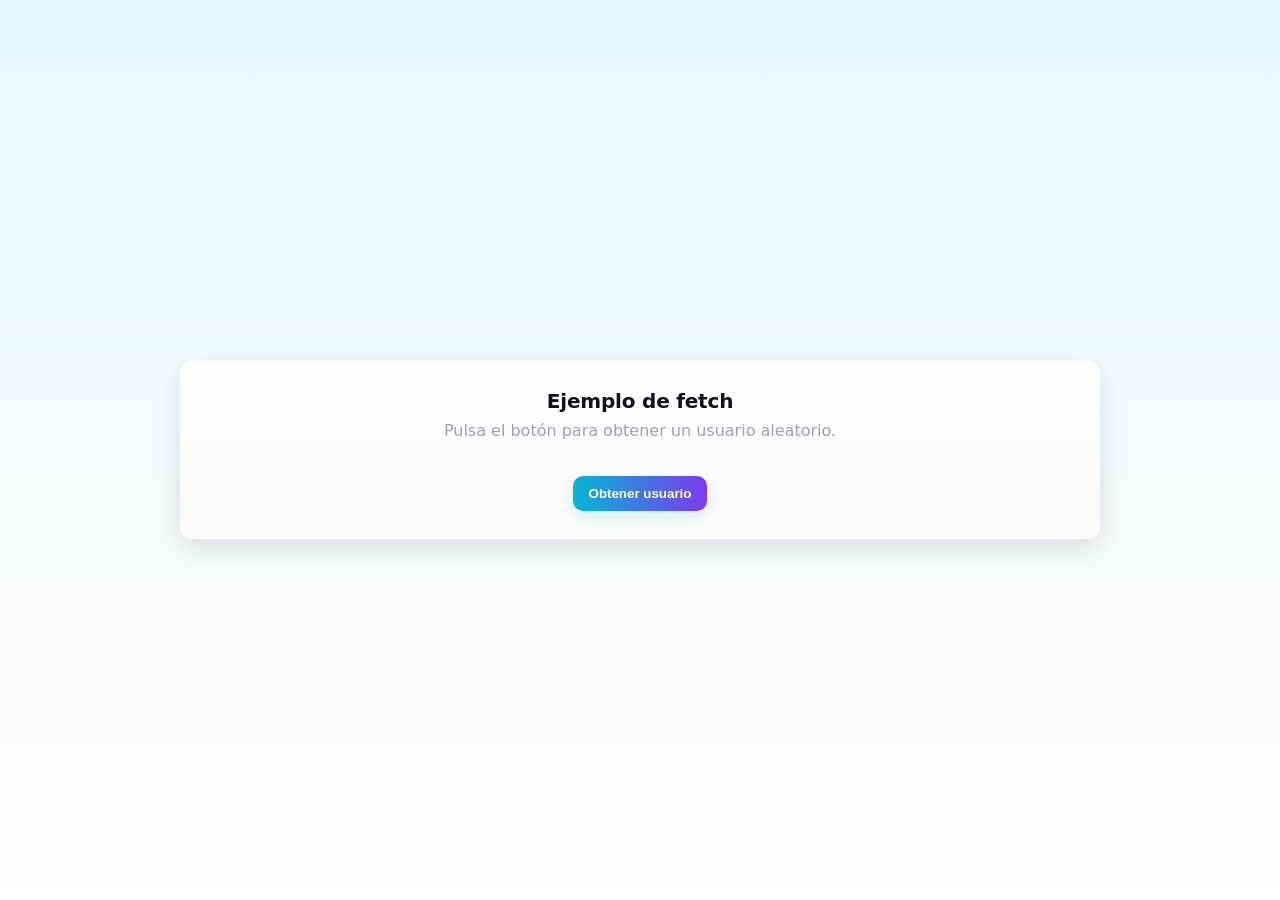
<file: index.html>
<!DOCTYPE html>
<html lang="en">
<head>
    <meta charset="UTF-8">
    <meta http-equiv="X-UA-Compatible" content="IE=edge">
    <meta name="viewport" content="width=device-width, initial-scale=1.0">
    <title>Document</title>
    <link rel="stylesheet" href="css/style.css">
</head>
<body>
    <div class="app">
        <header>
            <h1>Ejemplo de fetch</h1>
            <p class="lead">Pulsa el botón para obtener un usuario aleatorio.</p>
        </header>

        <main>
            <div id="resultado" aria-live="polite"></div>
        </main>

        <div id="controls">
            <button id="obtenerUsuario">Obtener usuario</button>
        </div>
    </div>
    <script src="js/script.js"></script>
</body>
</html>
</file>
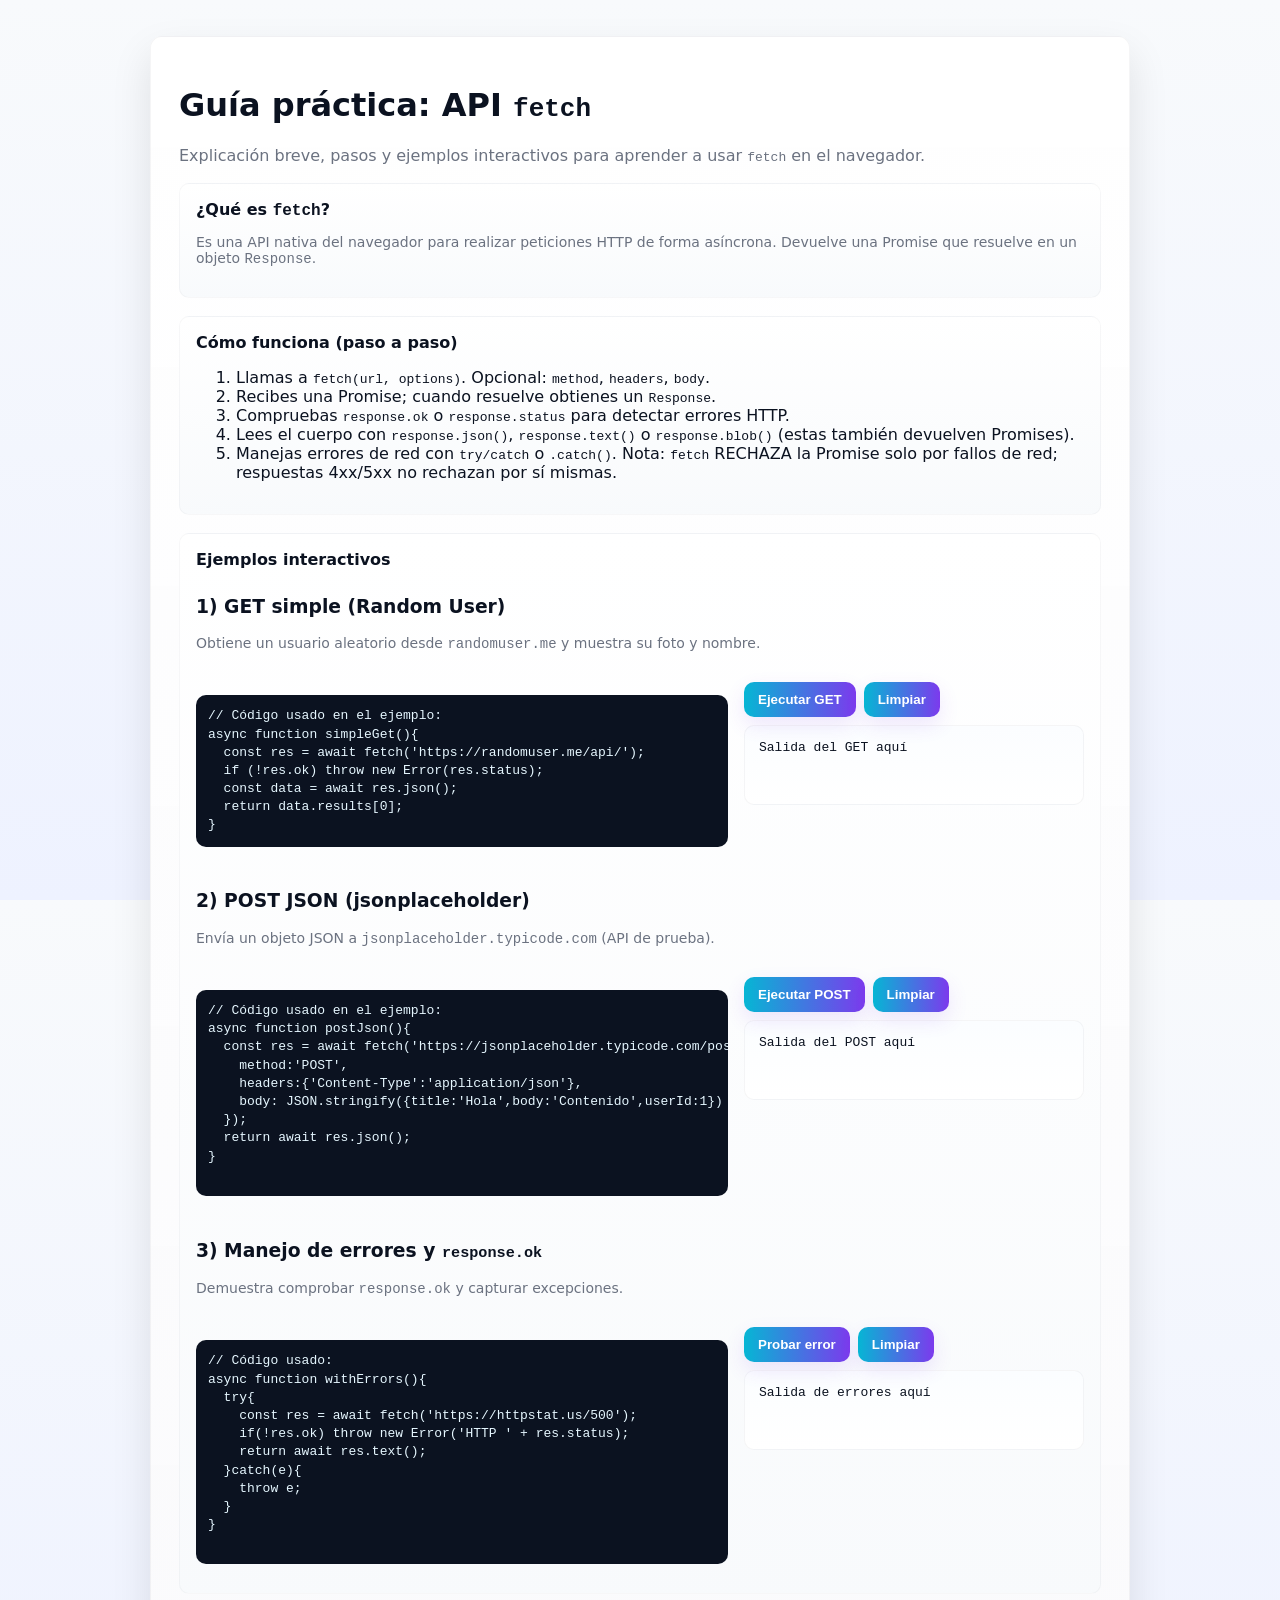
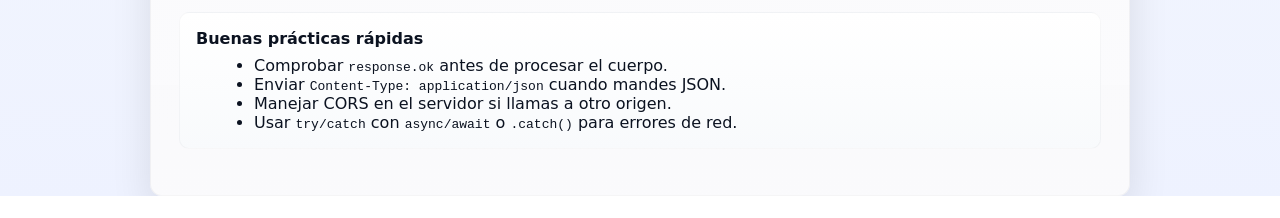
<file: fetch-examples.html>
<!doctype html>
<html lang="es">
<head>
  <meta charset="utf-8" />
  <meta name="viewport" content="width=device-width,initial-scale=1" />
  <title>Guía práctica: fetch API</title>
  <style>
    :root{
      --bg-1: #f8fafc;
      --bg-2: #eef2ff;
      --card: #ffffff;
      --muted: #6b7280;
      --accent-start: #06b6d4;
      --accent-end: #7c3aed;
      --glass: rgba(11,18,32,0.04);
      --radius: 12px;
      --mono: ui-monospace, SFMono-Regular, Menlo, Monaco, "Roboto Mono", "Courier New", monospace;
    }

    *{box-sizing:border-box}

    html,body{height:100%}

    body{
      font-family: Inter, system-ui, -apple-system, "Segoe UI", Roboto, "Helvetica Neue", Arial;
      margin:0;
      background: linear-gradient(180deg,var(--bg-1),var(--bg-2));
      color:#0b1220;
      padding:36px 20px;
      display:flex;
      align-items:flex-start;
      justify-content:center;
    }

    .container{
      width:100%;
      max-width:980px;
      background: linear-gradient(180deg, rgba(255,255,255,0.95), rgba(250,250,252,0.98));
      border-radius: var(--radius);
      box-shadow: 0 18px 40px rgba(2,6,23,0.10);
      padding:28px;
      border: 1px solid var(--glass);
    }

    header{display:flex;align-items:center;gap:16px;margin-bottom:6px}
    header h1{font-size:20px;margin:0}
    p.lead{margin:0;color:var(--muted)}

    section{margin:18px 0;padding:16px;border-radius:10px;background:linear-gradient(180deg,rgba(255,255,255,0.98),rgba(248,250,252,0.98));border:1px solid rgba(15,23,36,0.03)}

    h2{margin:0 0 8px;font-size:16px}
    .meta{color:var(--muted);font-size:14px}

    .example{display:grid;grid-template-columns:1fr 340px;grid-template-rows:auto 1fr;gap:16px;align-items:start}
    .example-info{grid-column:1 / 3}
    .example-code{grid-column:1 / 2}
    .example-controls{grid-column:2 / 3;align-self:start}
    @media(max-width:860px){.example{grid-template-columns:1fr}}

    pre{background:#0b1220;color:#e6f7ff;padding:12px;border-radius:10px;overflow:auto;font-size:13px;line-height:1.4;font-family:var(--mono)}

    .controls{display:flex;gap:8px;align-items:center}

    button{
      appearance:none;border:0;padding:10px 14px;border-radius:10px;cursor:pointer;font-weight:700;color:#fff;background:linear-gradient(90deg,var(--accent-start),var(--accent-end));box-shadow:0 8px 20px rgba(124,58,237,0.12);transition:transform .12s ease,box-shadow .12s ease,opacity .12s ease}
    button:hover{transform:translateY(-2px);box-shadow:0 14px 30px rgba(124,58,237,0.14)}
    button.ghost{background:transparent;color:var(--muted);box-shadow:none;font-weight:600}

    .output{background:linear-gradient(180deg,#fbfdff,#ffffff);border:1px solid rgba(15,23,36,0.04);padding:14px;border-radius:10px;min-height:80px;white-space:pre-wrap;color:#0b1220;font-family:var(--mono);font-size:13px}

    img.output-avatar{width:120px;border-radius:12px;display:block;margin:0 auto 10px;box-shadow:0 6px 20px rgba(2,6,23,0.06)}

    .badge{display:inline-block;padding:6px 8px;background:rgba(6,182,212,0.08);color:var(--accent-start);border-radius:999px;font-weight:700;font-size:12px}

    ul{margin:8px 0 0 18px}

  </style>
</head>
<body>
  <div class="container">
    <h1>Guía práctica: API <code>fetch</code></h1>
    <p class="lead">Explicación breve, pasos y ejemplos interactivos para aprender a usar <code>fetch</code> en el navegador.</p>

    <section>
      <h2>¿Qué es <code>fetch</code>?</h2>
      <p class="meta">Es una API nativa del navegador para realizar peticiones HTTP de forma asíncrona. Devuelve una Promise que resuelve en un objeto <code>Response</code>.</p>
    </section>

    <section>
      <h2>Cómo funciona (paso a paso)</h2>
      <ol>
        <li>Llamas a <code>fetch(url, options)</code>. Opcional: <code>method</code>, <code>headers</code>, <code>body</code>.</li>
        <li>Recibes una Promise; cuando resuelve obtienes un <code>Response</code>.</li>
        <li>Compruebas <code>response.ok</code> o <code>response.status</code> para detectar errores HTTP.</li>
        <li>Lees el cuerpo con <code>response.json()</code>, <code>response.text()</code> o <code>response.blob()</code> (estas también devuelven Promises).</li>
        <li>Manejas errores de red con <code>try/catch</code> o <code>.catch()</code>. Nota: <code>fetch</code> RECHAZA la Promise solo por fallos de red; respuestas 4xx/5xx no rechazan por sí mismas.</li>
      </ol>
    </section>

    <section>
      <h2>Ejemplos interactivos</h2>

      <div class="example" style="margin-bottom:12px">
        <div class="example-info">
          <h3>1) GET simple (Random User)</h3>
          <p class="meta">Obtiene un usuario aleatorio desde <code>randomuser.me</code> y muestra su foto y nombre.</p>
        </div>

        <pre class="example-code"><code>// Código usado en el ejemplo:
async function simpleGet(){
  const res = await fetch('https://randomuser.me/api/');
  if (!res.ok) throw new Error(res.status);
  const data = await res.json();
  return data.results[0];
}</code></pre>

        <div class="example-controls">
          <div style="display:flex;gap:8px;margin-bottom:8px">
            <button id="run-get">Ejecutar GET</button>
            <button id="clear-get">Limpiar</button>
          </div>
          <div id="out-get" class="output">Salida del GET aquí</div>
        </div>
      </div>

      <div class="example" style="margin-bottom:12px">
        <div class="example-info">
          <h3>2) POST JSON (jsonplaceholder)</h3>
          <p class="meta">Envía un objeto JSON a <code>jsonplaceholder.typicode.com</code> (API de prueba).</p>
        </div>

        <pre class="example-code"><code>// Código usado en el ejemplo:
async function postJson(){
  const res = await fetch('https://jsonplaceholder.typicode.com/posts',{
    method:'POST',
    headers:{'Content-Type':'application/json'},
    body: JSON.stringify({title:'Hola',body:'Contenido',userId:1})
  });
  return await res.json();
}
          </code></pre>

        <div class="example-controls">
          <div style="display:flex;gap:8px;margin-bottom:8px">
            <button id="run-post">Ejecutar POST</button>
            <button id="clear-post">Limpiar</button>
          </div>
          <div id="out-post" class="output">Salida del POST aquí</div>
        </div>
      </div>

      <div class="example">
        <div class="example-info">
          <h3>3) Manejo de errores y <code>response.ok</code></h3>
          <p class="meta">Demuestra comprobar <code>response.ok</code> y capturar excepciones.</p>
        </div>

        <pre class="example-code"><code>// Código usado:
async function withErrors(){
  try{
    const res = await fetch('https://httpstat.us/500');
    if(!res.ok) throw new Error('HTTP ' + res.status);
    return await res.text();
  }catch(e){
    throw e;
  }
}
          </code></pre>

        <div class="example-controls">
          <div style="display:flex;gap:8px;margin-bottom:8px">
            <button id="run-err">Probar error</button>
            <button id="clear-err">Limpiar</button>
          </div>
          <div id="out-err" class="output">Salida de errores aquí</div>
        </div>
      </div>

    </section>

    <section>
      <h2>Buenas prácticas rápidas</h2>
      <ul>
        <li>Comprobar <code>response.ok</code> antes de procesar el cuerpo.</li>
        <li>Enviar <code>Content-Type: application/json</code> cuando mandes JSON.</li>
        <li>Manejar CORS en el servidor si llamas a otro origen.</li>
        <li>Usar <code>try/catch</code> con <code>async/await</code> o <code>.catch()</code> para errores de red.</li>
      </ul>
    </section>

  </div>

  <script>
    // Helpers
    function show(el, value){ el.textContent = typeof value === 'string' ? value : JSON.stringify(value, null, 2) }
    function clear(el){ el.textContent = '' }

    // GET
    document.getElementById('run-get').addEventListener('click', async function(){
      const out = document.getElementById('out-get');
      show(out, 'Cargando...')
      try{
        const res = await fetch('https://randomuser.me/api/');
        if(!res.ok) throw new Error('HTTP ' + res.status);
        const data = await res.json();
        const user = data.results[0];
        // Mostrar foto y nombre (contenido enriquecido)
        out.innerHTML = '';
        const img = document.createElement('img'); img.src = user.picture.large; img.alt = 'avatar'; img.style.width='120px'; img.style.borderRadius='10px'; img.style.display='block'; img.style.margin='0 auto 8px';
        out.appendChild(img);
        const name = document.createElement('div'); name.textContent = user.name.title + ' ' + user.name.first + ' ' + user.name.last; name.style.fontWeight='700'; name.style.textAlign='center'; out.appendChild(name);
      }catch(e){ show(out, 'Error: ' + e.message) }
    })
    document.getElementById('clear-get').addEventListener('click', function(){ clear(document.getElementById('out-get')) })

    // POST
    document.getElementById('run-post').addEventListener('click', async function(){
      const out = document.getElementById('out-post'); show(out,'Enviando...')
      try{
        const res = await fetch('https://jsonplaceholder.typicode.com/posts',{method:'POST',headers:{'Content-Type':'application/json'},body:JSON.stringify({title:'Hola',body:'Contenido',userId:1})});
        if(!res.ok) throw new Error('HTTP ' + res.status);
        const json = await res.json(); show(out,json)
      }catch(e){ show(out,'Error: ' + e.message) }
    })
    document.getElementById('clear-post').addEventListener('click', function(){ clear(document.getElementById('out-post')) })

    // Error example
    document.getElementById('run-err').addEventListener('click', async function(){
      const out = document.getElementById('out-err'); show(out,'Probando...')
      try{
        const res = await fetch('https://httpstat.us/500');
        if(!res.ok) throw new Error('HTTP ' + res.status);
        const text = await res.text(); show(out,text)
      }catch(e){ show(out,'Capturado: ' + e.message) }
    })
    document.getElementById('clear-err').addEventListener('click', function(){ clear(document.getElementById('out-err')) })
  </script>
</body>
</html>
</file>
<file: css/style.css>
html{
    box-sizing: border-box;
}

:root{
    --bg: #0f1724;
    --card: #0b1220;
    --muted: #94a3b8;
    --accent: #06b6d4;
    --glass: rgba(255,255,255,0.04);
    --radius: 12px;
}

*,
*::before,
*::after{box-sizing: inherit}

html,body{
    height:100%;
}

body{
    margin:0;
    font-family: Inter, system-ui, -apple-system, 'Segoe UI', Roboto, 'Helvetica Neue', Arial;
    background: linear-gradient(180deg, #e6f7ff 0%, #ffffff 100%);
    color:#0b1220;
    -webkit-font-smoothing:antialiased;
    -moz-osx-font-smoothing:grayscale;
    display:flex;
    align-items:center;
    justify-content:center;
    padding:40px 20px;
}

.app {
    width:100%;
    max-width:920px;
    background: linear-gradient(180deg, rgba(255,255,255,0.9), rgba(250,250,250,1));
    border-radius: var(--radius);
    box-shadow: 0 10px 30px rgba(2,6,23,0.12);
    padding:28px;
    text-align:center;
}

h1{
    margin:0 0 8px 0;
    font-size:20px;
    letter-spacing: -0.01em;
}

p.lead{
    margin:0 0 18px 0;
    color:var(--muted);
}

#controls{
    display:flex;
    gap:12px;
    align-items:center;
    justify-content:center;
    margin-top:18px;
}

button#obtenerUsuario{
    appearance:none;
    border:0;
    background: linear-gradient(90deg,var(--accent),#7c3aed);
    color:white;
    padding:10px 16px;
    border-radius:10px;
    font-weight:600;
    cursor:pointer;
    box-shadow: 0 6px 18px rgba(6,182,212,0.18);
    transition: transform .12s ease, box-shadow .12s ease, opacity .12s ease;
}

button#obtenerUsuario:active{transform:translateY(1px)}

#resultado{
    display:grid;
    grid-template-columns: repeat(auto-fit, minmax(220px, 1fr));
    gap:16px;
    justify-items:center;
    align-items:start;
}

header{ text-align:center; margin-bottom:8px }

.user-card{
    background: linear-gradient(180deg, rgba(255,255,255,0.85), rgba(255,255,255,0.7));
    border-radius:12px;
    padding:14px;
    display:flex;
    gap:12px;
    align-items:center;
    box-shadow: 0 6px 18px rgba(2,6,23,0.06);
}

.avatar, .foto{
    width:64px;
    height:64px;
    border-radius:10px;
    object-fit:cover;
    flex-shrink:0;
    border:1px solid rgba(11,18,32,0.04);
}

.meta{
    display:flex;
    flex-direction:column;
}

.meta .name{
    font-weight:700;
    font-size:15px;
    margin-bottom:4px;
}

.meta .info{
    font-size:13px;
    color:var(--muted);
}

@media (max-width:520px){
    .app{padding:18px}
    .avatar{width:56px;height:56px}
    button#obtenerUsuario{padding:9px 12px}
}

.empty {
    grid-column:1/-1;
    text-align:center;
    color:var(--muted);
    padding:18px 8px;
}

.sr-only{position:absolute!important;height:1px;width:1px;overflow:hidden;clip:rect(1px,1px,1px,1px);white-space:nowrap}
</file>
